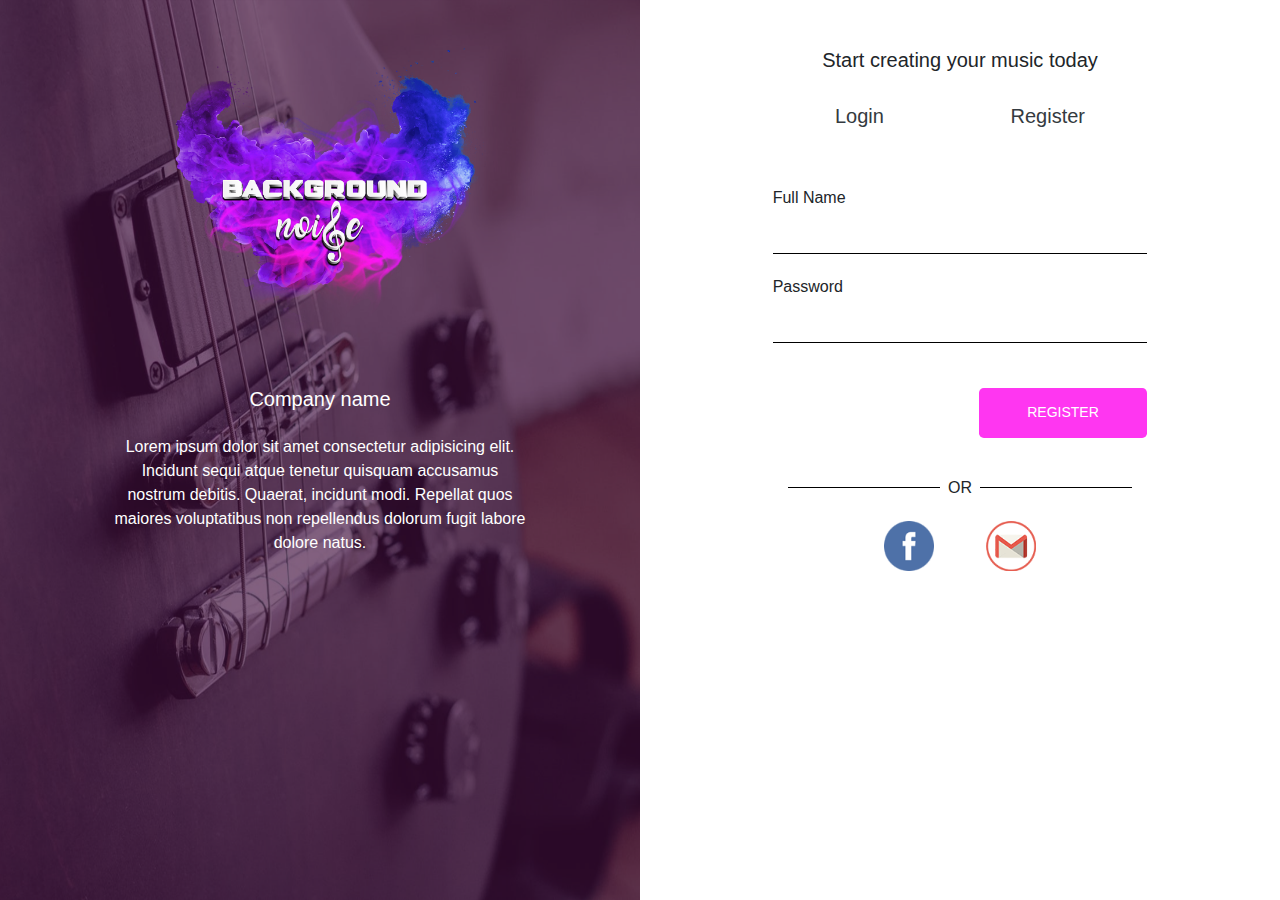
<file: index.html>
<!DOCTYPE html>
<html lang="en">

<head>
  <!-- Required meta tags -->
  <meta charset="utf-8">
  <meta name="viewport" content="width=device-width, initial-scale=1, shrink-to-fit=no">

  <!-- Bootstrap CSS -->
  <link rel="stylesheet" href="https://stackpath.bootstrapcdn.com/bootstrap/4.3.1/css/bootstrap.min.css"
    integrity="sha384-ggOyR0iXCbMQv3Xipma34MD+dH/1fQ784/j6cY/iJTQUOhcWr7x9JvoRxT2MZw1T" crossorigin="anonymous">
  <link rel="stylesheet" href="css/style.css">
  <title>Sign in</title>
</head>

<body>

  <div class="container-fluid">
    <div class="row">
      <div class="col-md-6" style="width: 100%; padding: 0px; overflow: hidden;">

        <div class="head-image">
          <div class="row">
            <img class="mt-5 mb-5" src="images/-e-logo.png" style="display: block;
                        margin-left: auto;
                        margin-right: auto; " width="50%">
          </div>

          <div class="row">
            <div class="col-md-2"></div>
            <div class="col-md-8">
              <h5 class="text-center text-white">Company name</h5>
              <p class="text-center text-white mt-4">Lorem ipsum dolor sit amet consectetur adipisicing elit. Incidunt
                sequi atque tenetur quisquam accusamus nostrum debitis. Quaerat, incidunt modi. Repellat quos maiores
                voluptatibus non repellendus dolorum fugit labore dolore natus.</p>
            </div>
            <div class="col-md-2"></div>
          </div>
        </div>


      </div>



      <!---Tab-->
      <div class="col-md-6 ">
        <h5 class="text-center mt-5">Start creating your music today</h5>
        <section>
          <div class="container mt-4">

            <div class="row justify-content-center">
              <div class="col-md-8 ">
                <nav>
                  <div class="nav  nav-fill " id="nav-tab" role="tablist">
                    <a class="nav-item nav-link cool-link2    " id="nav-signin-tab" data-toggle="tab" href="#nav-signin"
                      role="tab" aria-controls="nav-signin" aria-selected="true">
                      <h5 class="text-dark text-center">Login</h5>
                    </a>
                    <a class="nav-item nav-link cool-link2    " id="nav-signup-tab" data-toggle="tab" href="#nav-signup"
                      role="tab" aria-controls="nav-signup" aria-selected="true">
                      <h5 class="text-dark text-center">Register</h5>
                    </a>
                  </div>
                </nav>
                <div class="tab-content" id="nav-tabContent">
                  <!--sign in tab-->
                  <div class="tab-pane fade show active" id="nav-signin" role="tabpanel" aria-labelledby="nav-home-tab">
                    <div class="modal-body">
                      <div class="row mt-4">
                        <form>
                          <div class="form-group">
                            <label>Full Name</label>
                            <input type="text" class=" signin " id="recipient-name">

                            <label class="mt-3">Password</label>
                            <input type="password" class=" signin " id="recipient-name">

                          </div>


                          <div>
                            <button type="button" class=" btn  btn-lg signButton mt-4"
                              style="float:right; height: 7vh; font-size: 16px;">REGISTER</button>
                          </div>
                        </form>
                      </div>

                      <div class="row">
                        <div class="col-md-12">
                          <h4 class="mt-4">
                            <p class="mt-3 ml-2 mr-2">OR</p>
                          </h4>
                        </div>
                      </div>


                      <div class="row">
                        <div class="col-md-12 text-center">

                          <img src="images/fb.png" width="50">
                          <img class="ml-5" src="images/gmail-512.png" width="50">
                        </div>
                      </div>




                    </div>

                  </div>

                  <!--sign up Tab-->
                  <div class="tab-pane fade" id="nav-signup" role="tabpanel" aria-labelledby="nav-contact-tab">
                    <div class="modal-body">
                      <div class="row mt-4">
                        <div class="col-md-6">
                          <form>
                            <div class="form-group">
                              <label>Full Name</label>
                              <input type="text" class=" signin " id="recipient-name">

                              <label class="mt-3">Password</label>
                              <input type="password" class=" signin " id="recipient-name">

                            </div>
                          </form>
                        </div>
                        <div class="col-md-6">
                          <form>
                            <div class="form-group">
                              <label>Email</label>
                              <input type="text" class=" signin " id="recipient-name">

                              <label class="mt-3">Confirm Password</label>
                              <input type="password" class=" signin " id="recipient-name">

                            </div>



                          </form>


                        </div>
                      </div>
                      <div class="form-group form-check">
                        <input type="radio" class="form-check-input " id="exampleCheck1">
                        <label class="form-check-label " for="exampleCheck1" style="font-size: 11px;"> I accept terms
                          and condition & privacy policy</label>
                      </div>









                      <div class="row">


                        <button type="button" class=" btn  btn-lg signButton mt-3 ml-auto">REGISTER</button>

                      </div>
                      <div class="row">
                        <div class="col-md-12">
                          <h4 class="mt-4">
                            <p class="mt-3 ml-2 mr-2">OR</p>
                          </h4>
                        </div>
                      </div>
                      <div class="row">
                        <div class="col-md-12 text-center">

                          <img src="images/fb.png" width="50">
                          <img class="ml-5" src="images/gmail-512.png" width="50">
                        </div>
                      </div>


                    </div>




                  </div>
                </div>
              </div>
            </div>


          </div>
        </section>

      </div>
    </div>
  </div>










  <!-- Optional JavaScript -->
  <!-- jQuery first, then Popper.js, then Bootstrap JS -->
  <script src="https://code.jquery.com/jquery-3.3.1.slim.min.js"
    integrity="sha384-q8i/X+965DzO0rT7abK41JStQIAqVgRVzpbzo5smXKp4YfRvH+8abtTE1Pi6jizo"
    crossorigin="anonymous"></script>
  <script src="https://cdnjs.cloudflare.com/ajax/libs/popper.js/1.14.7/umd/popper.min.js"
    integrity="sha384-UO2eT0CpHqdSJQ6hJty5KVphtPhzWj9WO1clHTMGa3JDZwrnQq4sF86dIHNDz0W1"
    crossorigin="anonymous"></script>
  <script src="https://stackpath.bootstrapcdn.com/bootstrap/4.3.1/js/bootstrap.min.js"
    integrity="sha384-JjSmVgyd0p3pXB1rRibZUAYoIIy6OrQ6VrjIEaFf/nJGzIxFDsf4x0xIM+B07jRM"
    crossorigin="anonymous"></script>
</body>

</html>
</file>
<file: css/style.css>
.head-image{
	background-image: url(../images/intro\ screen\ img.png);
	width: 100%;
	height: 100vh;
	background-repeat: no-repeat;
	background-size: 100% 100%;
  background-position-x: right;
  }


.signin{
    border:0;
    background: none;
    width: 100%;
    margin: 5px auto;
  
    border: 1px solid #000000;
    border-top: none;
    border-left: none;
    border-right: none;
    padding: 3px 10px;
    outline: none;
    
    
  }
  .signButton {
    display: block;
    width: 45%;
    color: white;
    background: #ff36f1 !important;
    height: 5.5vh !important;
    font-size: 14px !important;
    padding: 0 0;
  
   
  }
  .signHov:hover{
    background:#ffffff;
    color: rgb(0, 0, 0);
    border-bottom: 4px solid black;
  }
  
/* black line on click */
.cool-link2 {
  display: inline-block;
  color: #000;
  text-decoration: none;
}

 .cool-link2::after {
  content: '';
  display: block;
  width: 0;
  height: 2px;
  background: #000000;
  transition: width .3s;
}

.cool-link2:hover:active,:focus::after {
  width: auto;
  transition: width .3s;
}
/* black line on click end*/
  input[type=radio] {
    width: 15px;
    height: 18px;
}
  h4 { 
            display: flex; 
            flex-direction: row; 
            font-size: 16px;
        } 
          
   h4:before, 
   h4:after { 
     content: ""; 
     flex: 1 1; 
     border-bottom: 1px solid #000; 
     margin: auto; 
    } 
    .btn:focus,.btn:active {
       outline: none !important;
       box-shadow: none !important;
        }
</file>
